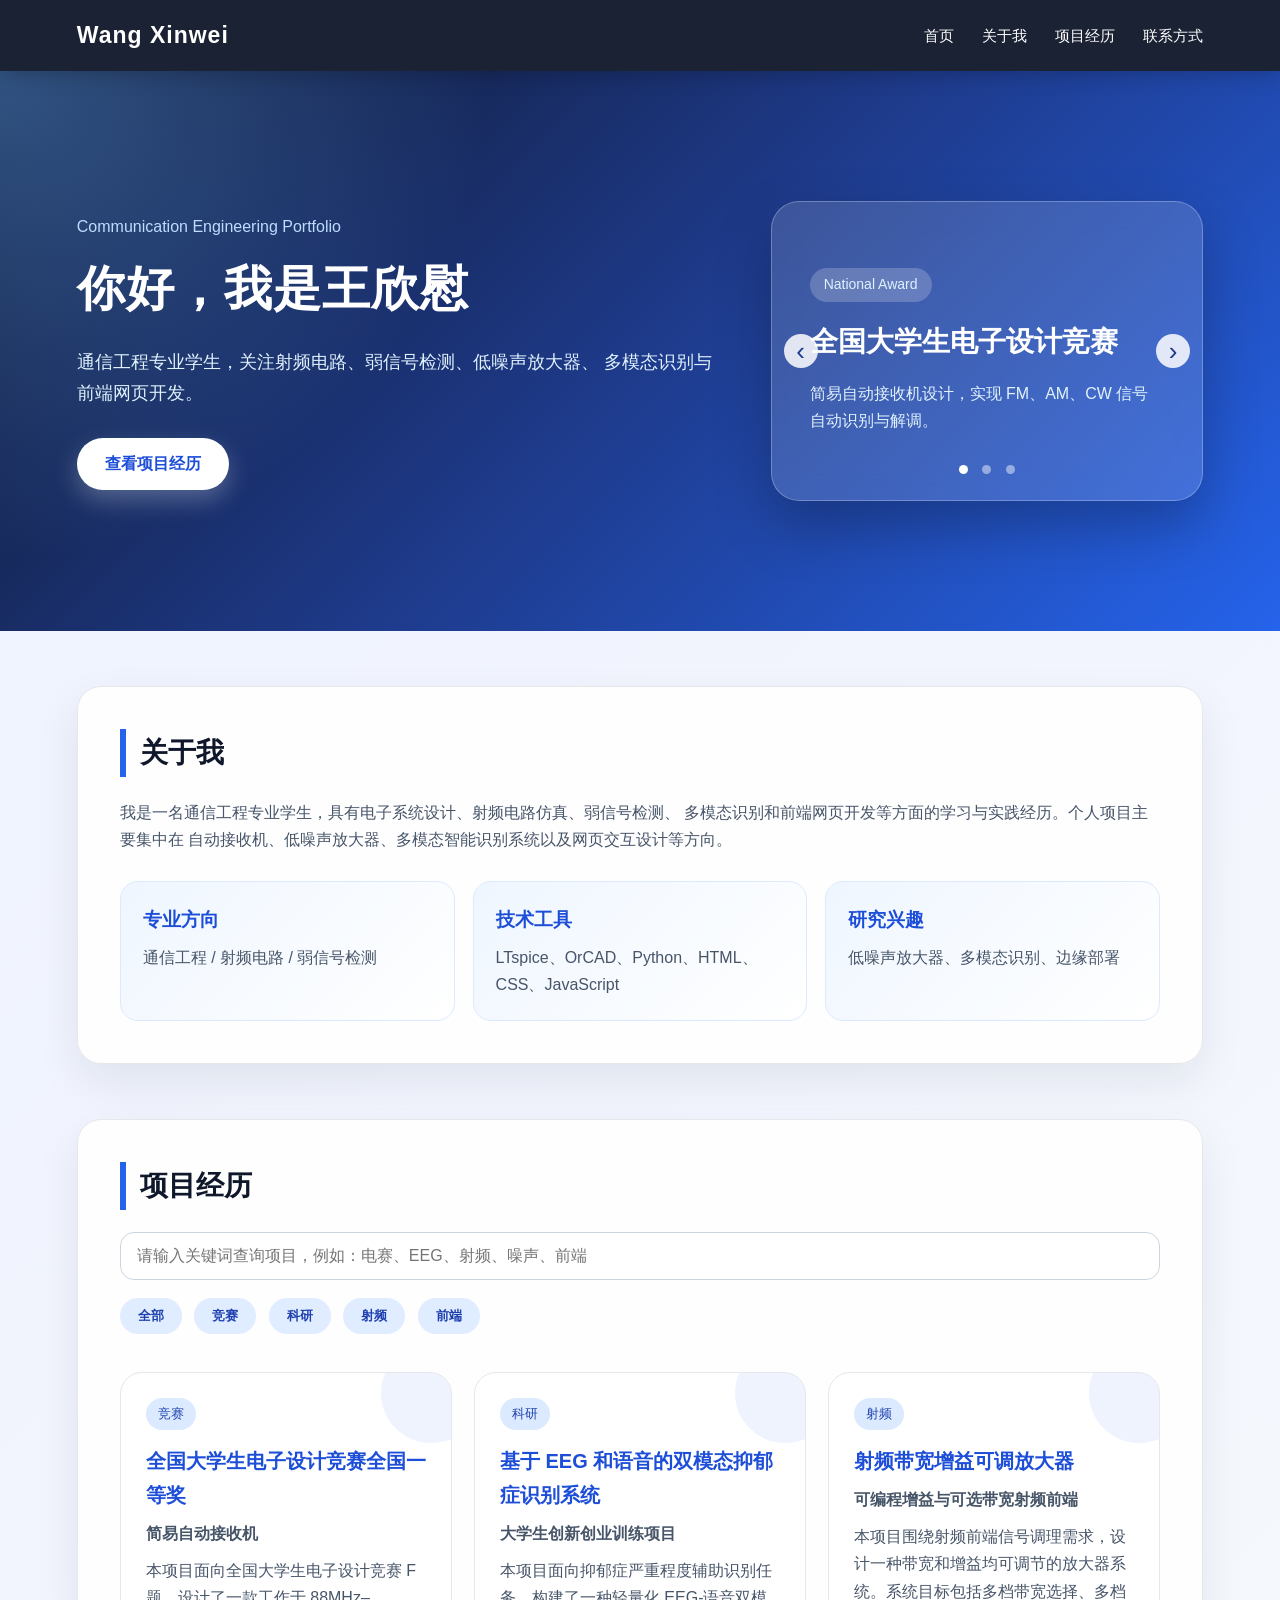
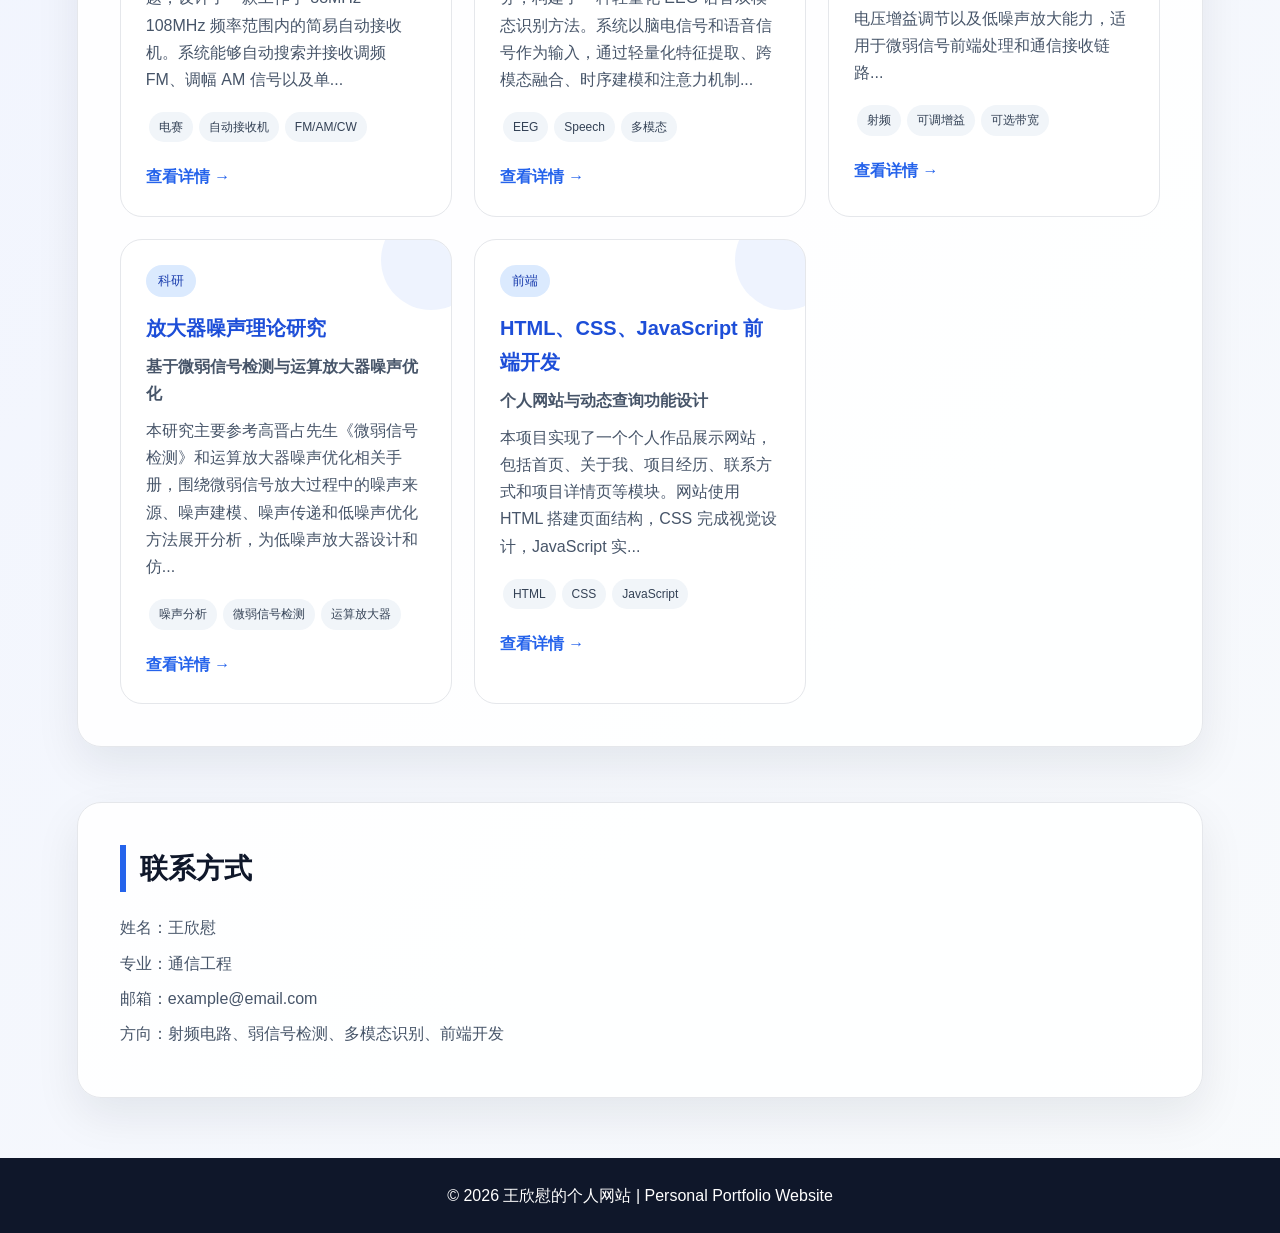
<file: index.html>
<!DOCTYPE html>
<html lang="zh-CN">

<head>
  <meta charset="UTF-8">
  <meta name="viewport" content="width=device-width, initial-scale=1.0">
  <title>王欣慰的个人网站</title>
  <link rel="stylesheet" href="style.css">
</head>

<body>

  <header class="header">
    <nav class="nav">
      <h2 class="logo">Wang Xinwei</h2>
      <ul>
        <li><a href="#home">首页</a></li>
        <li><a href="#about">关于我</a></li>
        <li><a href="#projects">项目经历</a></li>
        <li><a href="#contact">联系方式</a></li>
      </ul>
    </nav>
  </header>

  <section id="home" class="hero">
    <div class="hero-content">
      <div class="hero-text">
        <p class="hello">Communication Engineering Portfolio</p>
        <h1>你好，我是王欣慰</h1>
        <p class="hero-desc">
          通信工程专业学生，关注射频电路、弱信号检测、低噪声放大器、
          多模态识别与前端网页开发。
        </p>
        <a href="#projects" class="btn">查看项目经历</a>
      </div>

      <div class="carousel">
        <div class="slide active">
          <p class="slide-tag">National Award</p>
          <h3>全国大学生电子设计竞赛</h3>
          <p>简易自动接收机设计，实现 FM、AM、CW 信号自动识别与解调。</p>
        </div>

        <div class="slide">
          <p class="slide-tag">Multimodal AI</p>
          <h3>EEG-语音双模态识别</h3>
          <p>融合脑电与语音特征，实现抑郁症严重程度辅助识别。</p>
        </div>

        <div class="slide">
          <p class="slide-tag">RF Circuit</p>
          <h3>射频带宽增益可调放大器</h3>
          <p>面向多档增益和多档带宽需求的射频前端放大系统设计。</p>
        </div>

        <div class="carousel-buttons">
          <button id="prevBtn">‹</button>
          <button id="nextBtn">›</button>
        </div>

        <div class="dots">
          <span class="dot active-dot"></span>
          <span class="dot"></span>
          <span class="dot"></span>
        </div>
      </div>
    </div>
  </section>

  <section id="about" class="section about-section">
    <h2>关于我</h2>
    <p>
      我是一名通信工程专业学生，具有电子系统设计、射频电路仿真、弱信号检测、
      多模态识别和前端网页开发等方面的学习与实践经历。个人项目主要集中在
      自动接收机、低噪声放大器、多模态智能识别系统以及网页交互设计等方向。
    </p>

    <div class="info-cards">
      <div class="info-card">
        <h3>专业方向</h3>
        <p>通信工程 / 射频电路 / 弱信号检测</p>
      </div>
      <div class="info-card">
        <h3>技术工具</h3>
        <p>LTspice、OrCAD、Python、HTML、CSS、JavaScript</p>
      </div>
      <div class="info-card">
        <h3>研究兴趣</h3>
        <p>低噪声放大器、多模态识别、边缘部署</p>
      </div>
    </div>
  </section>

  <section id="projects" class="section">
    <h2>项目经历</h2>

    <div class="search-box">
      <input type="text" id="searchInput" placeholder="请输入关键词查询项目，例如：电赛、EEG、射频、噪声、前端">
    </div>

    <div class="filter-buttons">
      <button onclick="filterProjects('全部')">全部</button>
      <button onclick="filterProjects('竞赛')">竞赛</button>
      <button onclick="filterProjects('科研')">科研</button>
      <button onclick="filterProjects('射频')">射频</button>
      <button onclick="filterProjects('前端')">前端</button>
    </div>

    <div id="projectList" class="project-list"></div>
  </section>

  <section id="contact" class="section contact">
    <h2>联系方式</h2>
    <p>姓名：王欣慰</p>
    <p>专业：通信工程</p>
    <p>邮箱：example@email.com</p>
    <p>方向：射频电路、弱信号检测、多模态识别、前端开发</p>
  </section>

  <footer class="footer">
    <p>© 2026 王欣慰的个人网站 | Personal Portfolio Website</p>
  </footer>

  <script src="data.js"></script>
  <script src="script.js"></script>
</body>

</html>
</file>
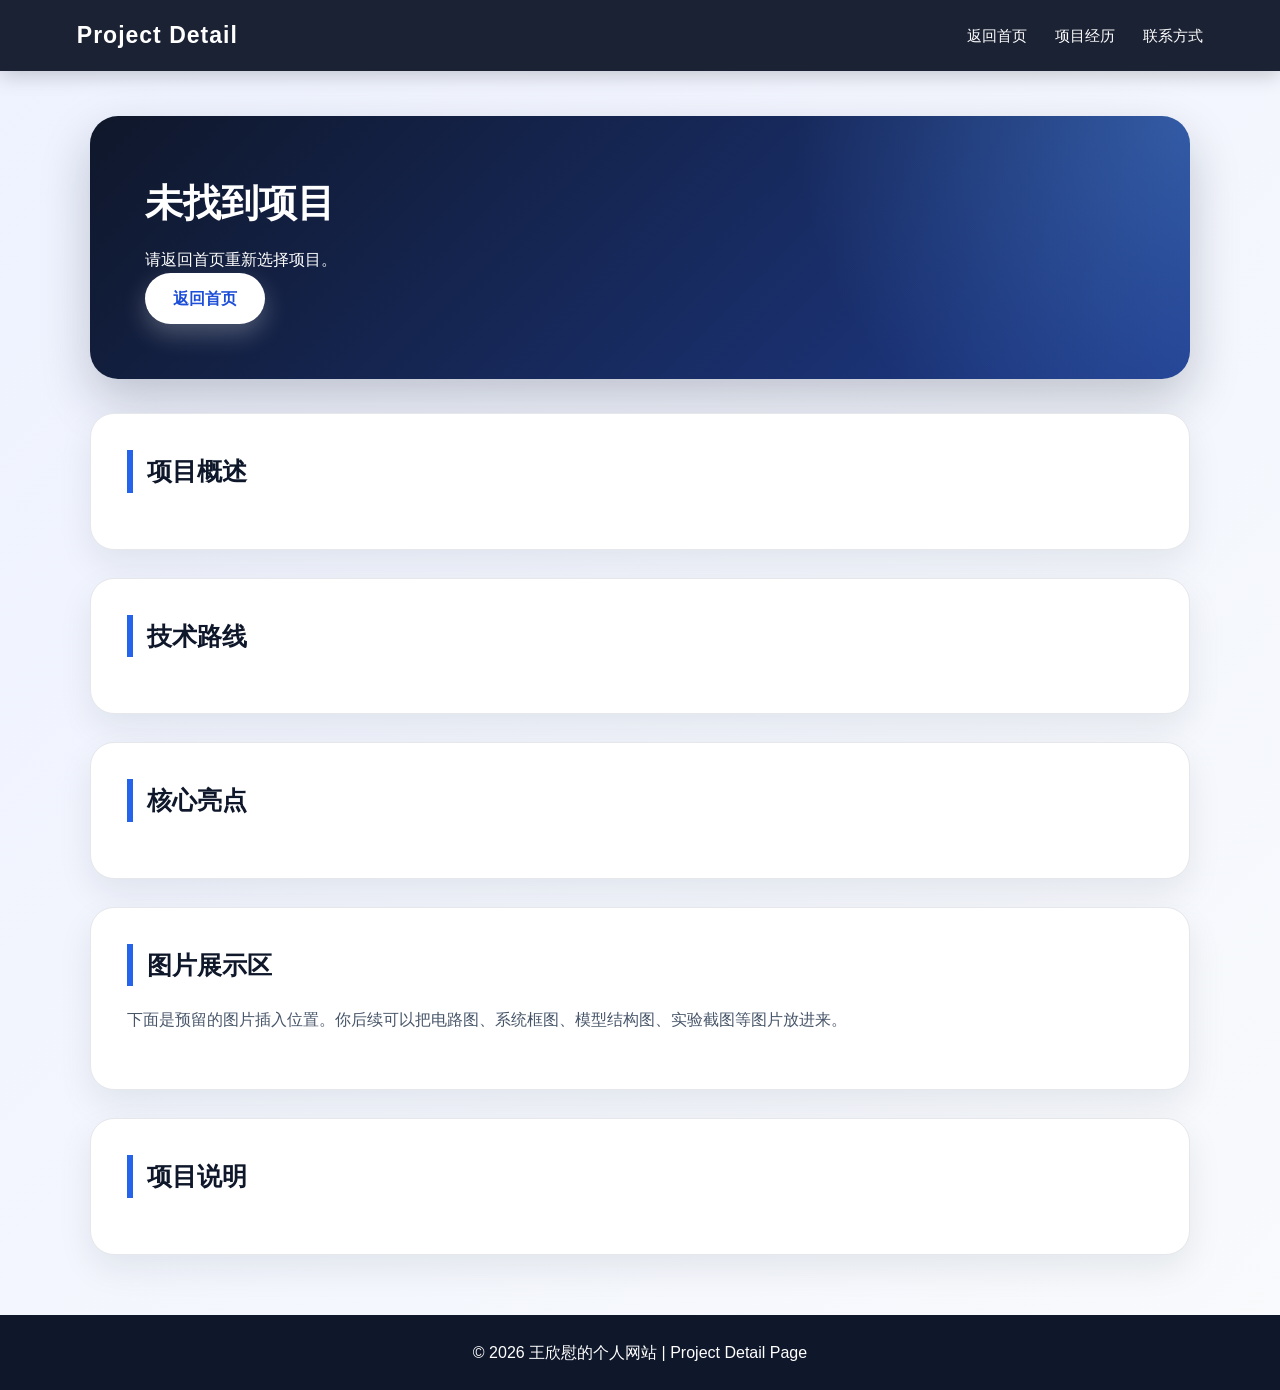
<file: project.html>
<!DOCTYPE html>
<html lang="zh-CN">

<head>
  <meta charset="UTF-8">
  <meta name="viewport" content="width=device-width, initial-scale=1.0">
  <title>项目详情</title>
  <link rel="stylesheet" href="style.css">
</head>

<body>

  <header class="header">
    <nav class="nav">
      <h2 class="logo">Project Detail</h2>
      <ul>
        <li><a href="index.html">返回首页</a></li>
        <li><a href="index.html#projects">项目经历</a></li>
        <li><a href="index.html#contact">联系方式</a></li>
      </ul>
    </nav>
  </header>

  <main class="detail-page">
    <section class="detail-hero" id="detailHero"></section>

    <section class="detail-section">
      <h2>项目概述</h2>
      <p id="projectSummary"></p>
    </section>

    <section class="detail-section">
      <h2>技术路线</h2>
      <div id="projectProcess" class="process-list"></div>
    </section>

    <section class="detail-section">
      <h2>核心亮点</h2>
      <div id="projectHighlights" class="highlight-list"></div>
    </section>

    <section class="detail-section">
      <h2>图片展示区</h2>
      <p class="image-tip">
        下面是预留的图片插入位置。你后续可以把电路图、系统框图、模型结构图、实验截图等图片放进来。
      </p>
      <div id="imagePlaceholders" class="image-grid"></div>
    </section>

    <section class="detail-section">
      <h2>项目说明</h2>
      <p id="projectDetail"></p>
    </section>
  </main>

  <footer class="footer">
    <p>© 2026 王欣慰的个人网站 | Project Detail Page</p>
  </footer>

  <script src="data.js"></script>
  <script src="project.js"></script>
</body>

</html>
</file>
<file: style.css>
* {
  margin: 0;
  padding: 0;
  box-sizing: border-box;
}

html {
  scroll-behavior: smooth;
}

body {
  font-family: "Microsoft YaHei", Arial, sans-serif;
  background: linear-gradient(135deg, #eef2ff, #f8fafc);
  color: #1f2937;
  line-height: 1.7;
}

.header {
  background: rgba(15, 23, 42, 0.95);
  color: white;
  padding: 16px 0;
  position: sticky;
  top: 0;
  z-index: 1000;
  backdrop-filter: blur(12px);
  box-shadow: 0 4px 20px rgba(0, 0, 0, 0.2);
}

.nav {
  width: 88%;
  margin: auto;
  display: flex;
  justify-content: space-between;
  align-items: center;
}

.logo {
  letter-spacing: 1px;
  font-size: 23px;
  font-weight: 700;
}

.nav ul {
  list-style: none;
  display: flex;
  gap: 28px;
}

.nav a {
  color: white;
  text-decoration: none;
  font-size: 15px;
  position: relative;
}

.nav a::after {
  content: "";
  width: 0;
  height: 2px;
  background-color: #60a5fa;
  position: absolute;
  left: 0;
  bottom: -6px;
  transition: 0.3s;
}

.nav a:hover::after {
  width: 100%;
}

.hero {
  min-height: 560px;
  background:
    radial-gradient(circle at top left, rgba(96, 165, 250, 0.42), transparent 35%),
    linear-gradient(135deg, #0f172a, #1e3a8a, #2563eb);
  color: white;
  display: flex;
  align-items: center;
  justify-content: center;
  padding: 70px 0;
}

.hero-content {
  width: 88%;
  max-width: 1180px;
  display: grid;
  grid-template-columns: 1.2fr 0.8fr;
  gap: 45px;
  align-items: center;
}

.hello {
  color: #bfdbfe;
  font-size: 16px;
  margin-bottom: 8px;
}

.hero-text h1 {
  font-size: 48px;
  margin-bottom: 18px;
  letter-spacing: 1px;
}

.hero-desc {
  font-size: 18px;
  max-width: 650px;
  margin-bottom: 30px;
  color: #e0f2fe;
}

.btn {
  display: inline-block;
  background: white;
  color: #1d4ed8;
  padding: 12px 28px;
  border-radius: 999px;
  text-decoration: none;
  font-weight: bold;
  box-shadow: 0 10px 25px rgba(255, 255, 255, 0.25);
  transition: 0.3s;
}

.btn:hover {
  transform: translateY(-3px);
  background-color: #dbeafe;
}

.carousel {
  position: relative;
  height: 300px;
  border-radius: 28px;
  overflow: hidden;
  background: rgba(255, 255, 255, 0.14);
  border: 1px solid rgba(255, 255, 255, 0.26);
  backdrop-filter: blur(14px);
  box-shadow: 0 25px 55px rgba(0, 0, 0, 0.25);
}

.slide {
  display: none;
  height: 100%;
  padding: 45px 38px;
  animation: fade 0.6s ease-in-out;
}

.slide.active {
  display: flex;
  flex-direction: column;
  justify-content: center;
}

.slide-tag {
  width: fit-content;
  padding: 5px 14px;
  border-radius: 999px;
  background: rgba(255, 255, 255, 0.2);
  color: #dbeafe;
  margin-bottom: 16px;
  font-size: 14px;
}

.slide h3 {
  font-size: 28px;
  margin-bottom: 15px;
}

.slide p {
  color: #e0f2fe;
}

.carousel-buttons {
  position: absolute;
  top: 50%;
  width: 100%;
  padding: 0 12px;
  display: flex;
  justify-content: space-between;
  transform: translateY(-50%);
}

.carousel-buttons button {
  width: 34px;
  height: 34px;
  border-radius: 50%;
  border: none;
  font-size: 26px;
  cursor: pointer;
  color: #1e3a8a;
  background-color: rgba(255, 255, 255, 0.85);
}

.dots {
  position: absolute;
  bottom: 18px;
  width: 100%;
  text-align: center;
}

.dot {
  display: inline-block;
  width: 9px;
  height: 9px;
  margin: 0 5px;
  border-radius: 50%;
  background-color: rgba(255, 255, 255, 0.45);
}

.active-dot {
  background-color: white;
}

@keyframes fade {
  from {
    opacity: 0.3;
    transform: translateX(12px);
  }

  to {
    opacity: 1;
    transform: translateX(0);
  }
}

.section {
  width: 88%;
  max-width: 1160px;
  margin: 55px auto;
  background: rgba(255, 255, 255, 0.94);
  padding: 42px;
  border-radius: 24px;
  box-shadow: 0 18px 45px rgba(15, 23, 42, 0.08);
  border: 1px solid #e5e7eb;
}

.section h2 {
  font-size: 28px;
  margin-bottom: 22px;
  color: #0f172a;
  border-left: 6px solid #2563eb;
  padding-left: 14px;
}

.about-section p {
  color: #475569;
}

.info-cards {
  display: grid;
  grid-template-columns: repeat(3, 1fr);
  gap: 18px;
  margin-top: 28px;
}

.info-card {
  background: linear-gradient(135deg, #eff6ff, #ffffff);
  padding: 22px;
  border-radius: 18px;
  border: 1px solid #dbeafe;
  transition: 0.3s;
}

.info-card:hover {
  transform: translateY(-5px);
  box-shadow: 0 12px 26px rgba(37, 99, 235, 0.12);
}

.info-card h3 {
  color: #1d4ed8;
  margin-bottom: 8px;
}

.search-box {
  margin-bottom: 18px;
}

.search-box input {
  width: 100%;
  padding: 14px 16px;
  border: 1px solid #cbd5e1;
  border-radius: 14px;
  font-size: 16px;
  outline: none;
  transition: 0.3s;
}

.search-box input:focus {
  border-color: #2563eb;
  box-shadow: 0 0 0 4px rgba(37, 99, 235, 0.12);
}

.filter-buttons {
  margin-bottom: 28px;
}

.filter-buttons button {
  padding: 9px 18px;
  margin: 0 8px 10px 0;
  border: none;
  background: #e0ecff;
  color: #1e40af;
  border-radius: 999px;
  cursor: pointer;
  font-weight: 600;
  transition: 0.3s;
}

.filter-buttons button:hover {
  background: #2563eb;
  color: white;
  transform: translateY(-2px);
}

.project-list {
  display: grid;
  grid-template-columns: repeat(auto-fit, minmax(270px, 1fr));
  gap: 22px;
}

.project-card {
  position: relative;
  background: white;
  padding: 25px;
  border-radius: 22px;
  border: 1px solid #e5e7eb;
  overflow: hidden;
  transition: 0.3s;
}

.project-card::before {
  content: "";
  width: 100px;
  height: 100px;
  background: rgba(37, 99, 235, 0.08);
  border-radius: 50%;
  position: absolute;
  right: -30px;
  top: -30px;
}

.project-card:hover {
  transform: translateY(-7px);
  box-shadow: 0 18px 35px rgba(15, 23, 42, 0.13);
}

.project-icon {
  width: fit-content;
  padding: 5px 12px;
  background: #dbeafe;
  color: #1e40af;
  border-radius: 999px;
  font-size: 13px;
  margin-bottom: 14px;
  position: relative;
  z-index: 1;
}

.project-card h3 {
  color: #1d4ed8;
  margin-bottom: 8px;
  font-size: 20px;
  position: relative;
  z-index: 1;
}

.project-subtitle {
  font-weight: bold;
  color: #0f172a;
  margin-bottom: 10px;
}

.project-card p {
  color: #475569;
  position: relative;
  z-index: 1;
}

.tag-group {
  margin-top: 16px;
  position: relative;
  z-index: 1;
}

.tag {
  display: inline-block;
  background: #f1f5f9;
  color: #334155;
  padding: 5px 10px;
  border-radius: 999px;
  font-size: 12px;
  margin: 3px;
}

.read-more {
  display: inline-block;
  margin-top: 18px;
  color: #2563eb;
  font-weight: bold;
  text-decoration: none;
  position: relative;
  z-index: 1;
}

.read-more:hover {
  text-decoration: underline;
}

.empty-text {
  color: #64748b;
}

.contact p {
  margin-bottom: 8px;
  color: #475569;
}

.footer {
  text-align: center;
  padding: 24px;
  background-color: #0f172a;
  color: white;
  margin-top: 60px;
}

/* 项目详情页 */
.detail-page {
  width: 88%;
  max-width: 1100px;
  margin: 45px auto;
}

.detail-hero {
  background:
    radial-gradient(circle at top right, rgba(96, 165, 250, 0.35), transparent 35%),
    linear-gradient(135deg, #0f172a, #1e3a8a);
  color: white;
  padding: 55px;
  border-radius: 28px;
  box-shadow: 0 22px 50px rgba(15, 23, 42, 0.22);
  margin-bottom: 34px;
}

.detail-category {
  display: inline-block;
  background: rgba(255, 255, 255, 0.18);
  padding: 6px 14px;
  border-radius: 999px;
  margin-bottom: 18px;
  color: #dbeafe;
}

.detail-hero h1 {
  font-size: 38px;
  margin-bottom: 10px;
}

.detail-hero h3 {
  color: #bfdbfe;
  font-weight: 500;
  margin-bottom: 20px;
}

.detail-tags span {
  display: inline-block;
  background: rgba(255, 255, 255, 0.16);
  padding: 6px 12px;
  border-radius: 999px;
  margin: 4px;
  font-size: 13px;
}

.detail-section {
  background: white;
  padding: 36px;
  border-radius: 24px;
  border: 1px solid #e5e7eb;
  box-shadow: 0 14px 35px rgba(15, 23, 42, 0.08);
  margin-bottom: 28px;
}

.detail-section h2 {
  font-size: 25px;
  color: #0f172a;
  border-left: 6px solid #2563eb;
  padding-left: 14px;
  margin-bottom: 20px;
}

.detail-section p {
  color: #475569;
}

.process-list {
  display: grid;
  gap: 16px;
}

.process-item {
  display: flex;
  gap: 15px;
  align-items: flex-start;
  background: #f8fafc;
  padding: 16px;
  border-radius: 16px;
  border: 1px solid #e2e8f0;
}

.process-item span {
  min-width: 32px;
  height: 32px;
  background: #2563eb;
  color: white;
  border-radius: 50%;
  text-align: center;
  line-height: 32px;
  font-weight: bold;
}

.highlight-list {
  display: grid;
  grid-template-columns: repeat(auto-fit, minmax(230px, 1fr));
  gap: 16px;
}

.highlight-item {
  background: linear-gradient(135deg, #eff6ff, #ffffff);
  border: 1px solid #dbeafe;
  padding: 18px;
  border-radius: 18px;
}

.image-tip {
  margin-bottom: 20px;
}

.image-grid {
  display: grid;
  grid-template-columns: repeat(auto-fit, minmax(240px, 1fr));
  gap: 18px;
}

.image-placeholder {
  border: 1px solid #e2e8f0;
  border-radius: 18px;
  overflow: hidden;
  background: #f8fafc;
}

.image-box {
  height: 170px;
  border-bottom: 1px dashed #94a3b8;
  display: flex;
  justify-content: center;
  align-items: center;
  color: #64748b;
  background:
    linear-gradient(45deg, #f1f5f9 25%, transparent 25%),
    linear-gradient(-45deg, #f1f5f9 25%, transparent 25%),
    linear-gradient(45deg, transparent 75%, #f1f5f9 75%),
    linear-gradient(-45deg, transparent 75%, #f1f5f9 75%);
  background-size: 24px 24px;
  background-position: 0 0, 0 12px, 12px -12px, -12px 0px;
}

.image-placeholder h3 {
  padding: 14px 16px 4px;
  color: #1d4ed8;
  font-size: 17px;
}

.image-placeholder p {
  padding: 0 16px 16px;
  font-size: 14px;
  color: #64748b;
}

@media screen and (max-width: 900px) {
  .hero-content {
    grid-template-columns: 1fr;
  }

  .info-cards {
    grid-template-columns: 1fr;
  }

  .hero-text h1 {
    font-size: 36px;
  }

  .detail-hero {
    padding: 36px;
  }

  .detail-hero h1 {
    font-size: 30px;
  }
}

@media screen and (max-width: 700px) {
  .nav {
    flex-direction: column;
    gap: 14px;
  }

  .nav ul {
    flex-wrap: wrap;
    justify-content: center;
    gap: 16px;
  }

  .section,
  .detail-section {
    padding: 26px;
  }

  .carousel {
    height: 260px;
  }
}
</file>
